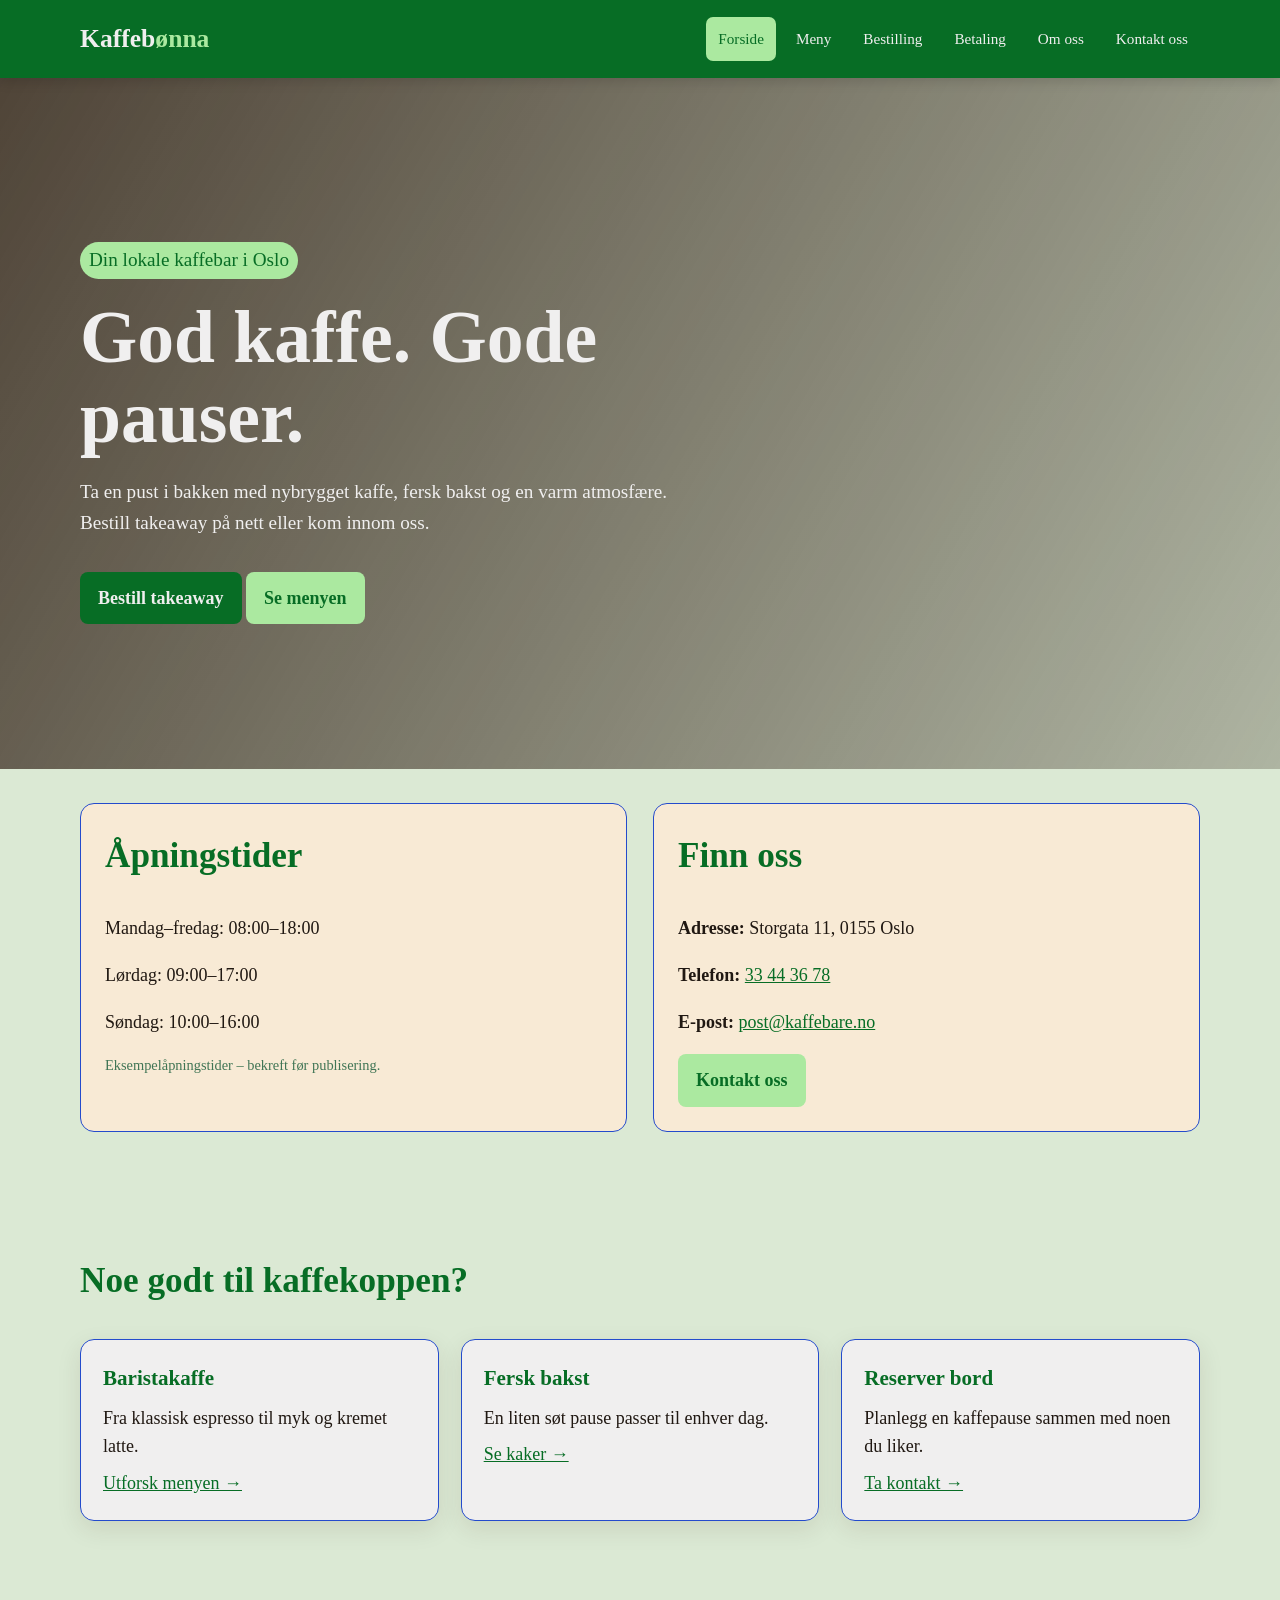
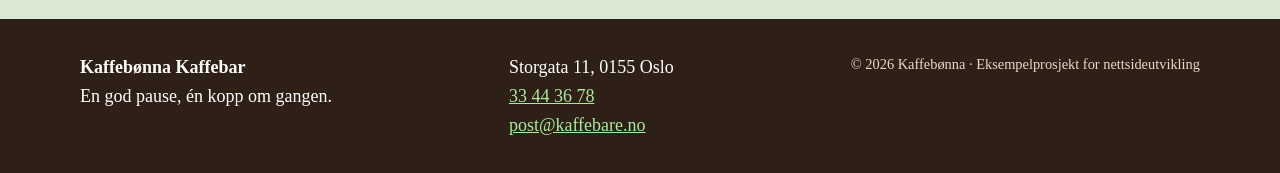
<file: index.html>
<!DOCTYPE html>
<html lang="no">
<head>
  <meta charset="UTF-8">
  <meta name="viewport" content="width=device-width, initial-scale=1.0">
  <meta name="description" content="Kaffebønna Kaffebar i Oslo – kaffe, bakst og hyggelige pauser.">
  <title>Forside | Kaffebønna</title>
  <link rel="stylesheet" href="style.css">
</head>
<body>
<header class="site-header">
  <div class="container header-inner">
    <a class="logo" href="index.html">Kaffeb<span>ønna</span></a>
    <nav aria-label="Hovedmeny">
      <a href="index.html" aria-current="page">Forside</a>
<a href="meny.html">Meny</a>
<a href="bestilling.html">Bestilling</a>
<a href="betaling.html">Betaling</a>
<a href="om-oss.html">Om oss</a>
<a href="kontakt.html">Kontakt oss</a>
    </nav>
  </div>
</header>
<main>

<section class="hero">
  <div class="container">
    <p class="tag">Din lokale kaffebar i Oslo</p>
    <h1>God kaffe. Gode pauser.</h1>
    <p>Ta en pust i bakken med nybrygget kaffe, fersk bakst og en varm atmosfære. Bestill takeaway på nett eller kom innom oss.</p>
    <a class="button" href="bestilling.html">Bestill takeaway</a>
    <a class="button secondary" href="meny.html">Se menyen</a>
  </div>
</section>
<section class="section">
  <div class="container two-col">
    <div class="info-panel">
      <h2>Åpningstider</h2>
      <p>Mandag–fredag: 08:00–18:00</p>
      <p>Lørdag: 09:00–17:00</p>
      <p>Søndag: 10:00–16:00</p>
      <p class="small">Eksempelåpningstider – bekreft før publisering.</p>
    </div>
    <div class="info-panel">
      <h2>Finn oss</h2>
      <p><strong>Adresse:</strong> Storgata 11, 0155 Oslo</p>
      <p><strong>Telefon:</strong> <a href="tel:+4733443678">33 44 36 78</a></p>
      <p><strong>E-post:</strong> <a href="mailto:post@kaffebare.no">post@kaffebare.no</a></p>
      <a class="button secondary" href="kontakt.html">Kontakt oss</a>
    </div>
  </div>
</section>
<section class="section">
  <div class="container">
    <h2>Noe godt til kaffekoppen?</h2>
    <div class="grid">
      <article class="card"><div class="card-content"><h3>Baristakaffe</h3><p>Fra klassisk espresso til myk og kremet latte.</p><a href="meny.html">Utforsk menyen →</a></div></article>
      <article class="card"><div class="card-content"><h3>Fersk bakst</h3><p>En liten søt pause passer til enhver dag.</p><a href="meny.html#kaker">Se kaker →</a></div></article>
      <article class="card"><div class="card-content"><h3>Reserver bord</h3><p>Planlegg en kaffepause sammen med noen du liker.</p><a href="kontakt.html#reservasjon">Ta kontakt →</a></div></article>
    </div>
  </div>
</section>

</main>
<footer class="site-footer">
  <div class="container footer-inner">
    <div><strong>Kaffebønna Kaffebar</strong><br>En god pause, én kopp om gangen.</div>
    <div>Storgata 11, 0155 Oslo<br><a href="tel:+4733443678">33 44 36 78</a><br><a href="mailto:post@kaffebare.no">post@kaffebare.no</a></div>
    <div class="small">© 2026 Kaffebønna · Eksempelprosjekt for nettsideutvikling</div>
  </div>
</footer>

</body>
</html>
</file>
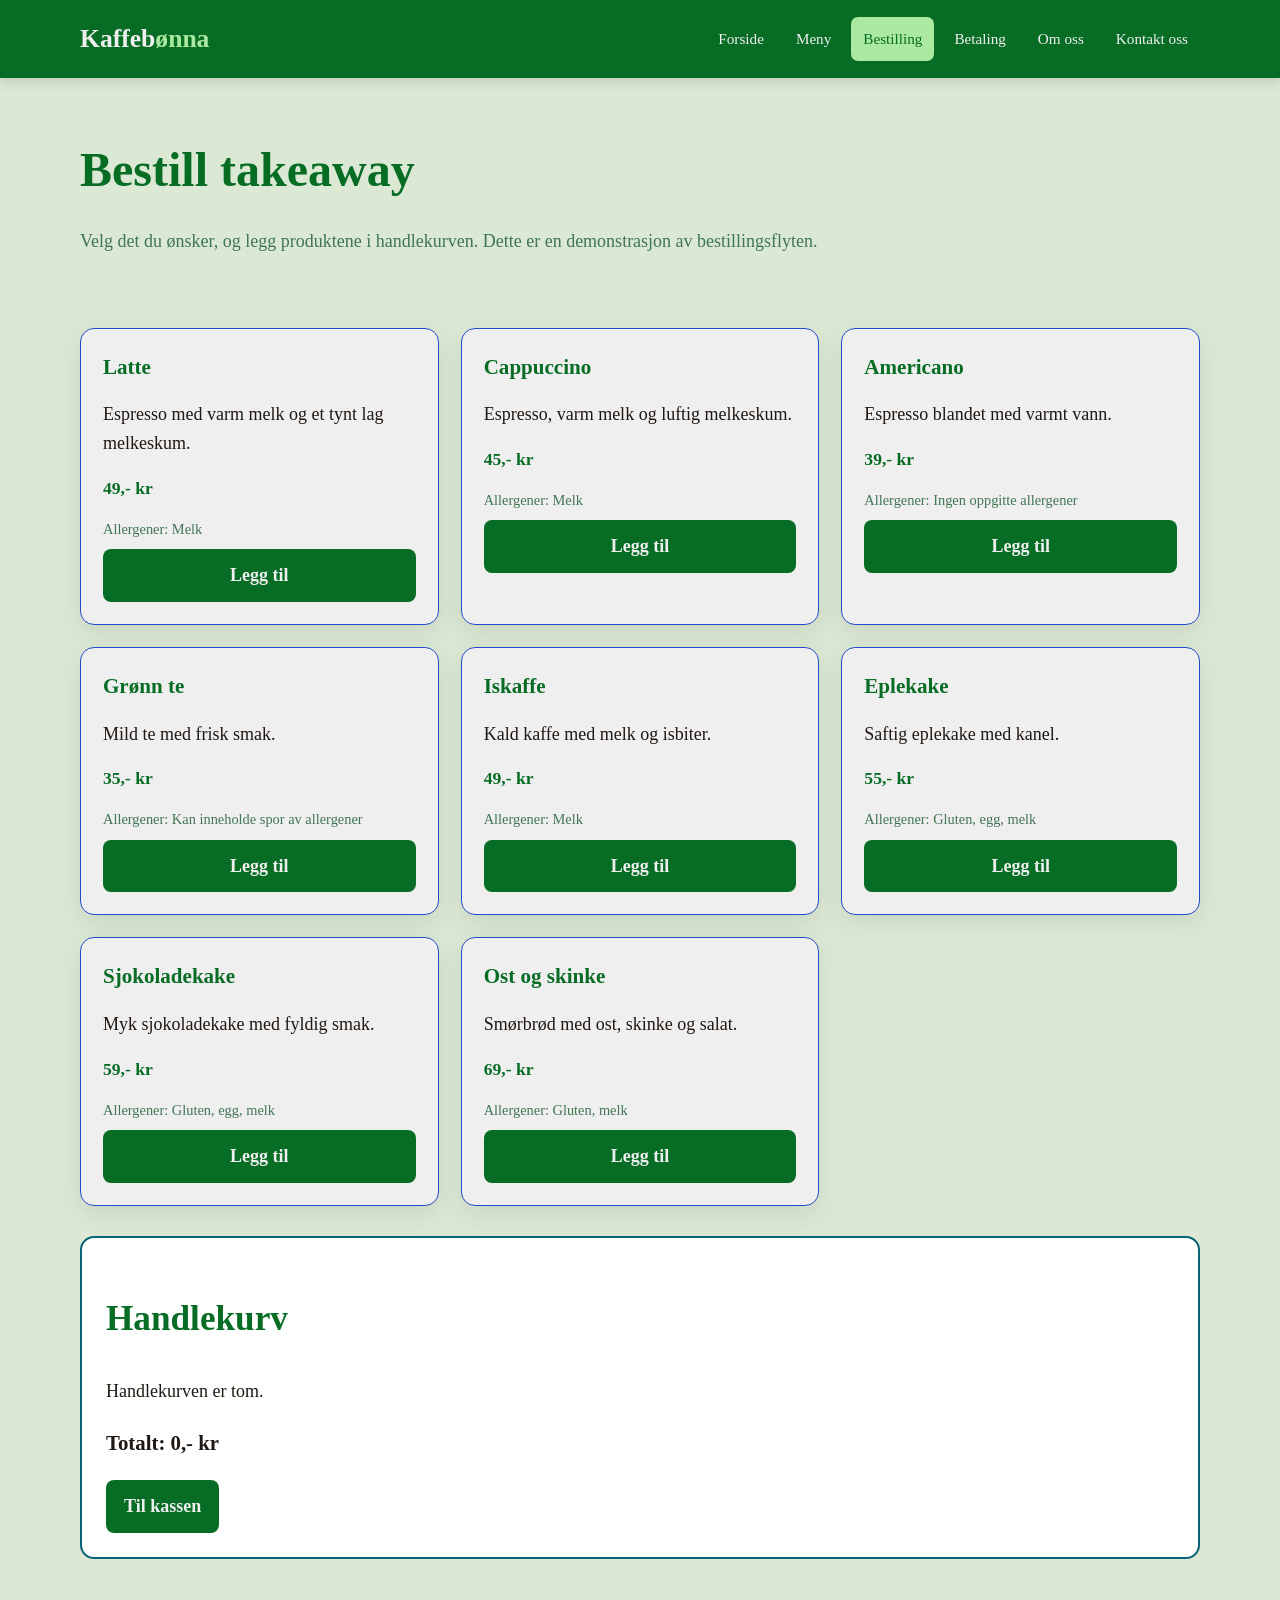
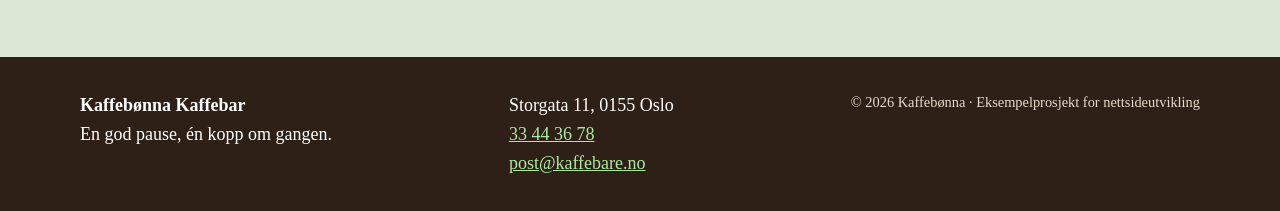
<file: bestilling.html>
<!DOCTYPE html>
<html lang="no">
<head>
  <meta charset="UTF-8">
  <meta name="viewport" content="width=device-width, initial-scale=1.0">
  <meta name="description" content="Kaffebønna Kaffebar i Oslo – kaffe, bakst og hyggelige pauser.">
  <title>Bestilling | Kaffebønna</title>
  <link rel="stylesheet" href="style.css">
</head>
<body>
<header class="site-header">
  <div class="container header-inner">
    <a class="logo" href="index.html">Kaffeb<span>ønna</span></a>
    <nav aria-label="Hovedmeny">
      <a href="index.html">Forside</a>
<a href="meny.html">Meny</a>
<a href="bestilling.html" aria-current="page">Bestilling</a>
<a href="betaling.html">Betaling</a>
<a href="om-oss.html">Om oss</a>
<a href="kontakt.html">Kontakt oss</a>
    </nav>
  </div>
</header>
<main>

<section class="container page-intro"><h1>Bestill takeaway</h1><p>Velg det du ønsker, og legg produktene i handlekurven. Dette er en demonstrasjon av bestillingsflyten.</p></section>
<section class="section"><div class="container"><div class="grid"><article class="card product-card"><div class="card-content"><h3>Latte</h3><p>Espresso med varm melk og et tynt lag melkeskum.</p><p class="price">49,- kr</p><p class="small">Allergener: Melk</p><button type="button" class="add-item" data-name="Latte" data-price="49">Legg til</button></div></article><article class="card product-card"><div class="card-content"><h3>Cappuccino</h3><p>Espresso, varm melk og luftig melkeskum.</p><p class="price">45,- kr</p><p class="small">Allergener: Melk</p><button type="button" class="add-item" data-name="Cappuccino" data-price="45">Legg til</button></div></article><article class="card product-card"><div class="card-content"><h3>Americano</h3><p>Espresso blandet med varmt vann.</p><p class="price">39,- kr</p><p class="small">Allergener: Ingen oppgitte allergener</p><button type="button" class="add-item" data-name="Americano" data-price="39">Legg til</button></div></article><article class="card product-card"><div class="card-content"><h3>Grønn te</h3><p>Mild te med frisk smak.</p><p class="price">35,- kr</p><p class="small">Allergener: Kan inneholde spor av allergener</p><button type="button" class="add-item" data-name="Grønn te" data-price="35">Legg til</button></div></article><article class="card product-card"><div class="card-content"><h3>Iskaffe</h3><p>Kald kaffe med melk og isbiter.</p><p class="price">49,- kr</p><p class="small">Allergener: Melk</p><button type="button" class="add-item" data-name="Iskaffe" data-price="49">Legg til</button></div></article><article class="card product-card"><div class="card-content"><h3>Eplekake</h3><p>Saftig eplekake med kanel.</p><p class="price">55,- kr</p><p class="small">Allergener: Gluten, egg, melk</p><button type="button" class="add-item" data-name="Eplekake" data-price="55">Legg til</button></div></article><article class="card product-card"><div class="card-content"><h3>Sjokoladekake</h3><p>Myk sjokoladekake med fyldig smak.</p><p class="price">59,- kr</p><p class="small">Allergener: Gluten, egg, melk</p><button type="button" class="add-item" data-name="Sjokoladekake" data-price="59">Legg til</button></div></article><article class="card product-card"><div class="card-content"><h3>Ost og skinke</h3><p>Smørbrød med ost, skinke og salat.</p><p class="price">69,- kr</p><p class="small">Allergener: Gluten, melk</p><button type="button" class="add-item" data-name="Ost og skinke" data-price="69">Legg til</button></div></article></div>
<div class="cart"><h2>Handlekurv</h2><p id="cart-message" aria-live="polite">Handlekurven er tom.</p><ul id="cart-items"></ul><p class="cart-total">Totalt: <span id="cart-total">0,- kr</span></p><button id="checkout" type="button">Til kassen</button></div>
</div></section>

</main>
<footer class="site-footer">
  <div class="container footer-inner">
    <div><strong>Kaffebønna Kaffebar</strong><br>En god pause, én kopp om gangen.</div>
    <div>Storgata 11, 0155 Oslo<br><a href="tel:+4733443678">33 44 36 78</a><br><a href="mailto:post@kaffebare.no">post@kaffebare.no</a></div>
    <div class="small">© 2026 Kaffebønna · Eksempelprosjekt for nettsideutvikling</div>
  </div>
</footer>
<script>
const cart = [];
const cartList = document.getElementById("cart-items");
const totalEl = document.getElementById("cart-total");
const message = document.getElementById("cart-message");
function renderCart() {
  cartList.innerHTML = "";
  let total = 0;
  cart.forEach((item, index) => {
    total += item.price;
    const li = document.createElement("li");
    li.textContent = `${item.name} – ${item.price},- kr `;
    const remove = document.createElement("button");
    remove.type = "button"; remove.textContent = "Fjern";
    remove.className = "button secondary"; remove.style.marginLeft = "8px";
    remove.addEventListener("click", () => { cart.splice(index, 1); renderCart(); });
    li.appendChild(remove); cartList.appendChild(li);
  });
  totalEl.textContent = `${total},- kr`;
  message.textContent = cart.length ? `${cart.length} produkt(er) i handlekurven.` : "Handlekurven er tom.";
  sessionStorage.setItem("kaffeboennaCart", JSON.stringify(cart));
}
document.querySelectorAll(".add-item").forEach(button => {
  button.addEventListener("click", () => {
    cart.push({name: button.dataset.name, price: Number(button.dataset.price)});
    renderCart();
  });
});
document.getElementById("checkout").addEventListener("click", () => {
  if (!cart.length) { message.textContent = "Legg til minst ett produkt før du går til kassen."; return; }
  window.location.href = "betaling.html";
});
renderCart();
</script>
</body>
</html>
</file>
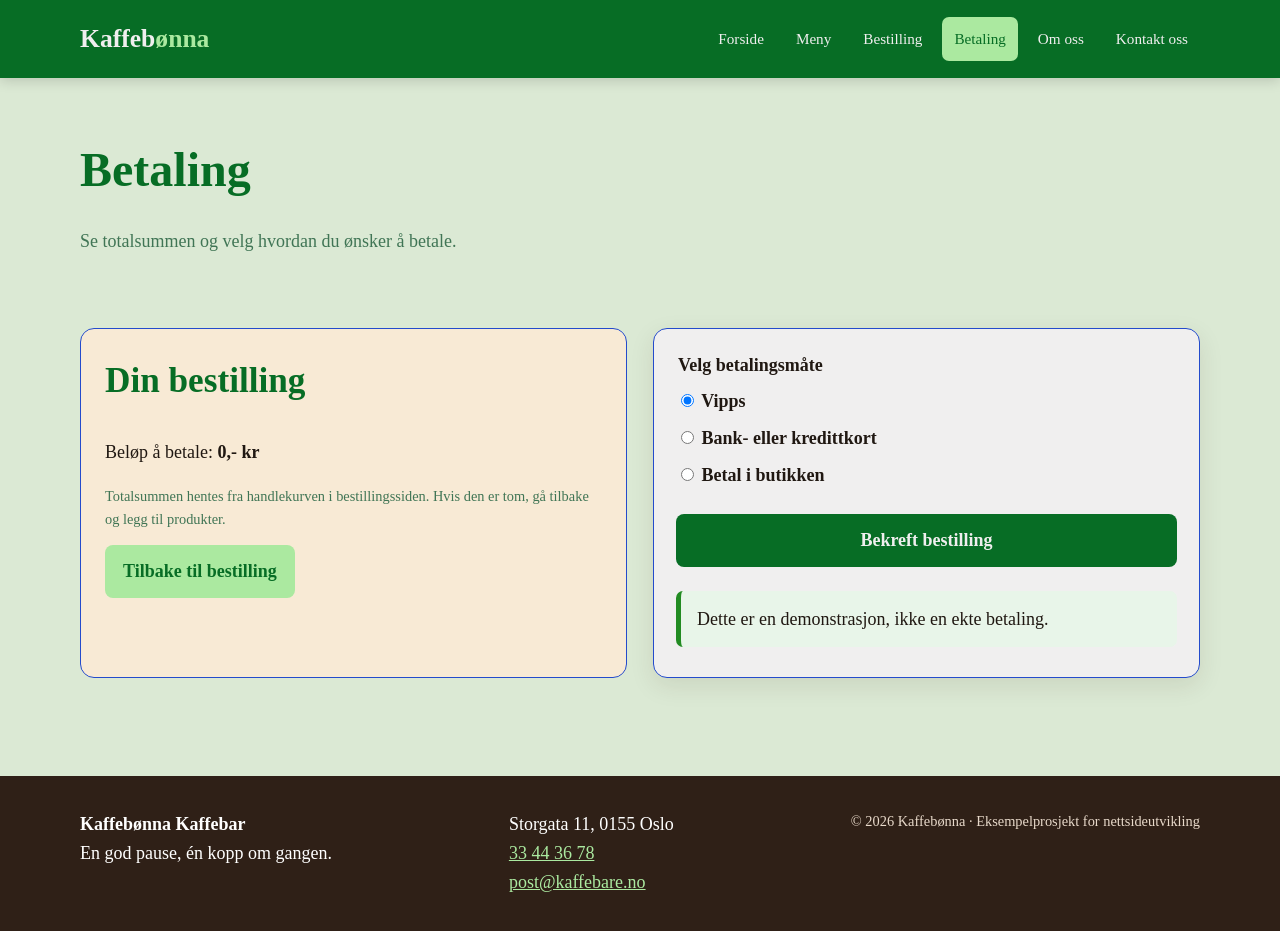
<file: betaling.html>
<!DOCTYPE html>
<html lang="no">
<head>
  <meta charset="UTF-8">
  <meta name="viewport" content="width=device-width, initial-scale=1.0">
  <meta name="description" content="Kaffebønna Kaffebar i Oslo – kaffe, bakst og hyggelige pauser.">
  <title>Betaling | Kaffebønna</title>
  <link rel="stylesheet" href="style.css">
</head>
<body>
<header class="site-header">
  <div class="container header-inner">
    <a class="logo" href="index.html">Kaffeb<span>ønna</span></a>
    <nav aria-label="Hovedmeny">
      <a href="index.html">Forside</a>
<a href="meny.html">Meny</a>
<a href="bestilling.html">Bestilling</a>
<a href="betaling.html" aria-current="page">Betaling</a>
<a href="om-oss.html">Om oss</a>
<a href="kontakt.html">Kontakt oss</a>
    </nav>
  </div>
</header>
<main>

<section class="container page-intro"><h1>Betaling</h1><p>Se totalsummen og velg hvordan du ønsker å betale.</p></section>
<section class="section"><div class="container two-col">
  <div class="info-panel"><h2>Din bestilling</h2><p>Beløp å betale: <strong id="payment-total">0,- kr</strong></p><p class="small">Totalsummen hentes fra handlekurven i bestillingssiden. Hvis den er tom, gå tilbake og legg til produkter.</p><a class="button secondary" href="bestilling.html">Tilbake til bestilling</a></div>
  <div class="card"><div class="card-content">
    <form id="payment-form">
      <fieldset style="border:0;padding:0;margin:0"><legend><strong>Velg betalingsmåte</strong></legend>
        <p><label><input type="radio" name="payment" value="vipps" checked style="width:auto" /> Vipps</label></p>
        <p><label><input type="radio" name="payment" id="card" value="card" style="width:auto" /> Bank- eller kredittkort</label></p>
        <p><label><input type="radio" name="payment" value="store" style="width:auto" /> Betal i butikken</label></p>
      </fieldset>
      <div id="card-fields" hidden>
        <p class="small">Demofelt – ikke skriv inn ekte kortinformasjon.</p>
        <div><label for="card-number">Kortnummer</label><input id="card-number" inputmode="numeric" autocomplete="off" placeholder="0000 0000 0000 0000" /></div>
        <div class="form-grid"><div><label for="expiry">Utløpsdato</label><input id="expiry" placeholder="MM/ÅÅ" autocomplete="off" /></div><div><label for="cvv">CVC</label><input id="cvv" inputmode="numeric" placeholder="123" autocomplete="off" /></div></div>
      </div>
      <button type="submit">Bekreft bestilling</button>
      <p id="payment-message" class="notice" aria-live="polite">Dette er en demonstrasjon, ikke en ekte betaling.</p>
    </form>
  </div></div>
</div></section>

</main>
<footer class="site-footer">
  <div class="container footer-inner">
    <div><strong>Kaffebønna Kaffebar</strong><br>En god pause, én kopp om gangen.</div>
    <div>Storgata 11, 0155 Oslo<br><a href="tel:+4733443678">33 44 36 78</a><br><a href="mailto:post@kaffebare.no">post@kaffebare.no</a></div>
    <div class="small">© 2026 Kaffebønna · Eksempelprosjekt for nettsideutvikling</div>
  </div>
</footer>
<script>
const stored = JSON.parse(sessionStorage.getItem("kaffeboennaCart") || "[]");
const total = stored.reduce((sum, item) => sum + Number(item.price), 0);
document.getElementById("payment-total").textContent = `${total},- kr`;
const methods = document.querySelectorAll('input[name="payment"]');
const cardFields = document.getElementById("card-fields");
function toggleCardFields() { cardFields.hidden = !document.getElementById("card").checked; }
methods.forEach(m => m.addEventListener("change", toggleCardFields));
document.getElementById("payment-form").addEventListener("submit", event => {
  event.preventDefault();
  document.getElementById("payment-message").textContent =
    "Dette er en demo. Ingen betaling er gjennomført. En ekte løsning må kobles til en sikker betalingsleverandør.";
});
toggleCardFields();
</script>
</body>
</html>
</file>
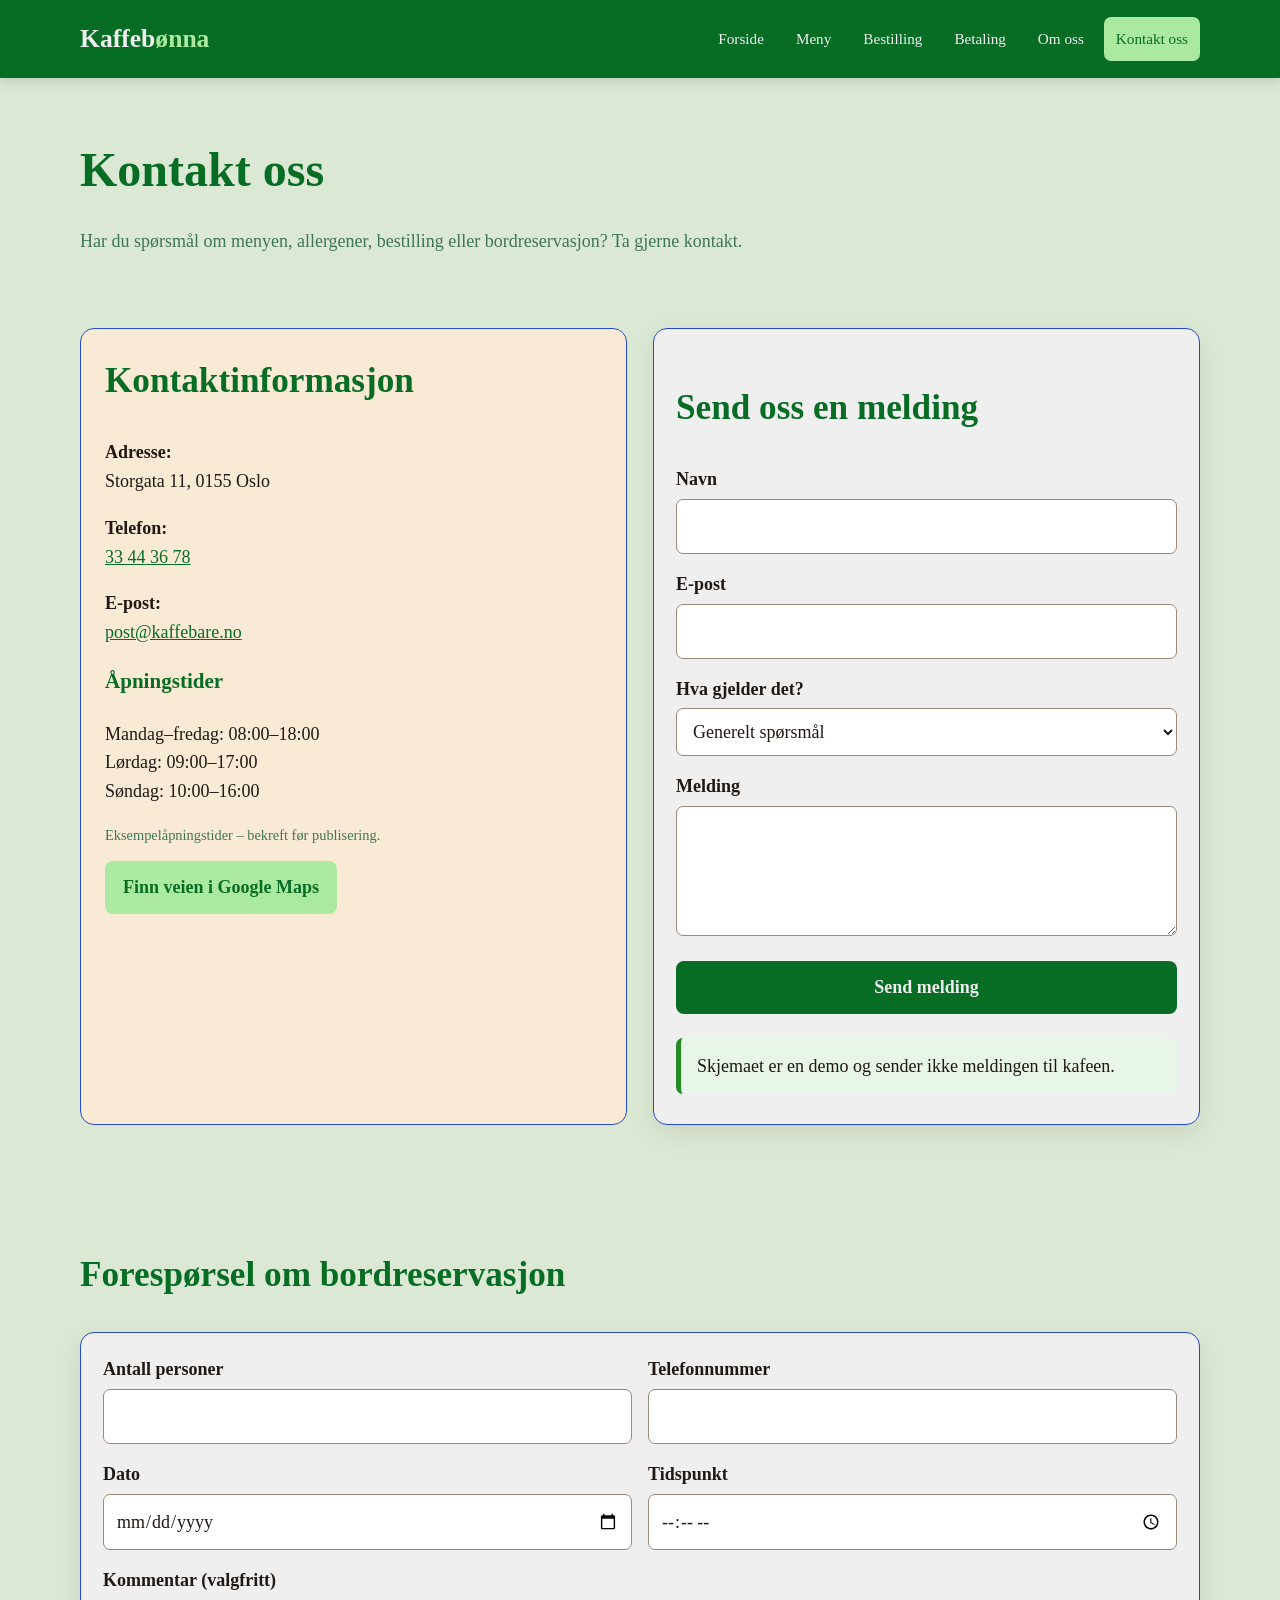
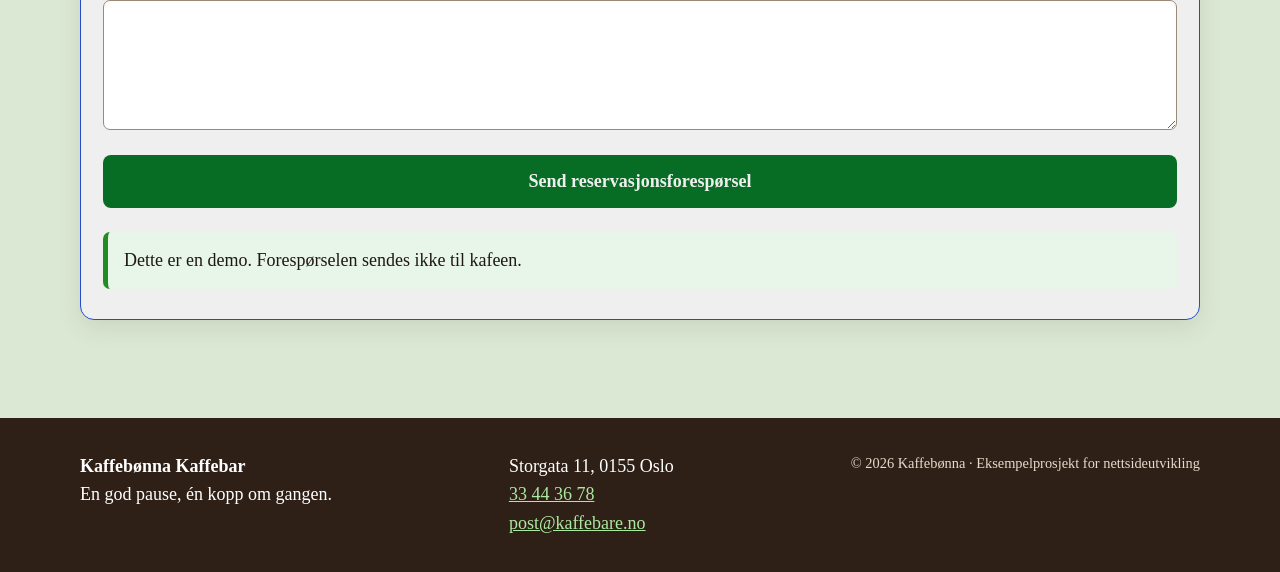
<file: kontakt.html>
<!DOCTYPE html>
<html lang="no">
<head>
  <meta charset="UTF-8">
  <meta name="viewport" content="width=device-width, initial-scale=1.0">
  <meta name="description" content="Kaffebønna Kaffebar i Oslo – kaffe, bakst og hyggelige pauser.">
  <title>Kontakt oss | Kaffebønna</title>
  <link rel="stylesheet" href="style.css">
</head>
<body>
<header class="site-header">
  <div class="container header-inner">
    <a class="logo" href="index.html">Kaffeb<span>ønna</span></a>
    <nav aria-label="Hovedmeny">
      <a href="index.html">Forside</a>
<a href="meny.html">Meny</a>
<a href="bestilling.html">Bestilling</a>
<a href="betaling.html">Betaling</a>
<a href="om-oss.html">Om oss</a>
<a href="kontakt.html" aria-current="page">Kontakt oss</a>
    </nav>
  </div>
</header>
<main>

<section class="container page-intro"><h1>Kontakt oss</h1><p>Har du spørsmål om menyen, allergener, bestilling eller bordreservasjon? Ta gjerne kontakt.</p></section>
<section class="section"><div class="container two-col">
  <div class="info-panel">
    <h2>Kontaktinformasjon</h2>
    <p><strong>Adresse:</strong><br>Storgata 11, 0155 Oslo</p>
    <p><strong>Telefon:</strong><br><a href="tel:+4733443678">33 44 36 78</a></p>
    <p><strong>E-post:</strong><br><a href="mailto:post@kaffebare.no">post@kaffebare.no</a></p>
    <h3>Åpningstider</h3><p>Mandag–fredag: 08:00–18:00<br>Lørdag: 09:00–17:00<br>Søndag: 10:00–16:00</p>
    <p class="small">Eksempelåpningstider – bekreft før publisering.</p>
    <a class="button secondary" href="https://www.google.com/maps/search/?api=1&query=Storgata+11+0155+Oslo" target="_blank" rel="noopener">Finn veien i Google Maps</a>
  </div>
  <div class="card"><div class="card-content">
    <h2>Send oss en melding</h2>
    <form id="contact-form">
      <div><label for="name">Navn</label><input id="name" name="name" required autocomplete="name"></div>
      <div><label for="email">E-post</label><input id="email" name="email" type="email" required autocomplete="email"></div>
      <div><label for="subject">Hva gjelder det?</label><select id="subject" name="subject"><option>Generelt spørsmål</option><option>Bestilling</option><option>Allergener og meny</option><option>Bordreservasjon</option></select></div>
      <div><label for="message">Melding</label><textarea id="message" name="message" required></textarea></div>
      <button type="submit">Send melding</button>
      <p id="contact-message" class="notice" aria-live="polite">Skjemaet er en demo og sender ikke meldingen til kafeen.</p>
    </form>
  </div></div>
</div></section>
<section class="section" id="reservasjon"><div class="container"><h2>Forespørsel om bordreservasjon</h2><div class="card"><div class="card-content">
<form id="reservation-form">
  <div class="form-grid">
    <div><label for="people">Antall personer</label><input id="people" type="number" min="1" max="20" required></div>
    <div><label for="phone">Telefonnummer</label><input id="phone" type="tel" required autocomplete="tel"></div>
    <div><label for="date">Dato</label><input id="date" type="date" required></div>
    <div><label for="time">Tidspunkt</label><input id="time" type="time" required></div>
    <div class="field-full"><label for="comment">Kommentar (valgfritt)</label><textarea id="comment"></textarea></div>
  </div>
  <button type="submit">Send reservasjonsforespørsel</button>
  <p id="reservation-message" class="notice" aria-live="polite">Dette er en demo. Forespørselen sendes ikke til kafeen.</p>
</form>
</div></div></div></section>
<script>
document.getElementById("contact-form").addEventListener("submit", event => {
  event.preventDefault();
  document.getElementById("contact-message").textContent = "Takk! Dette er en demo, og meldingen er ikke sendt.";
});
document.getElementById("reservation-form").addEventListener("submit", event => {
  event.preventDefault();
  document.getElementById("reservation-message").textContent = "Takk! Dette er en demo, og reservasjonen er ikke sendt.";
});
</script>

</main>
<footer class="site-footer">
  <div class="container footer-inner">
    <div><strong>Kaffebønna Kaffebar</strong><br>En god pause, én kopp om gangen.</div>
    <div>Storgata 11, 0155 Oslo<br><a href="tel:+4733443678">33 44 36 78</a><br><a href="mailto:post@kaffebare.no">post@kaffebare.no</a></div>
    <div class="small">© 2026 Kaffebønna · Eksempelprosjekt for nettsideutvikling</div>
  </div>
</footer>

</body>
</html>
</file>
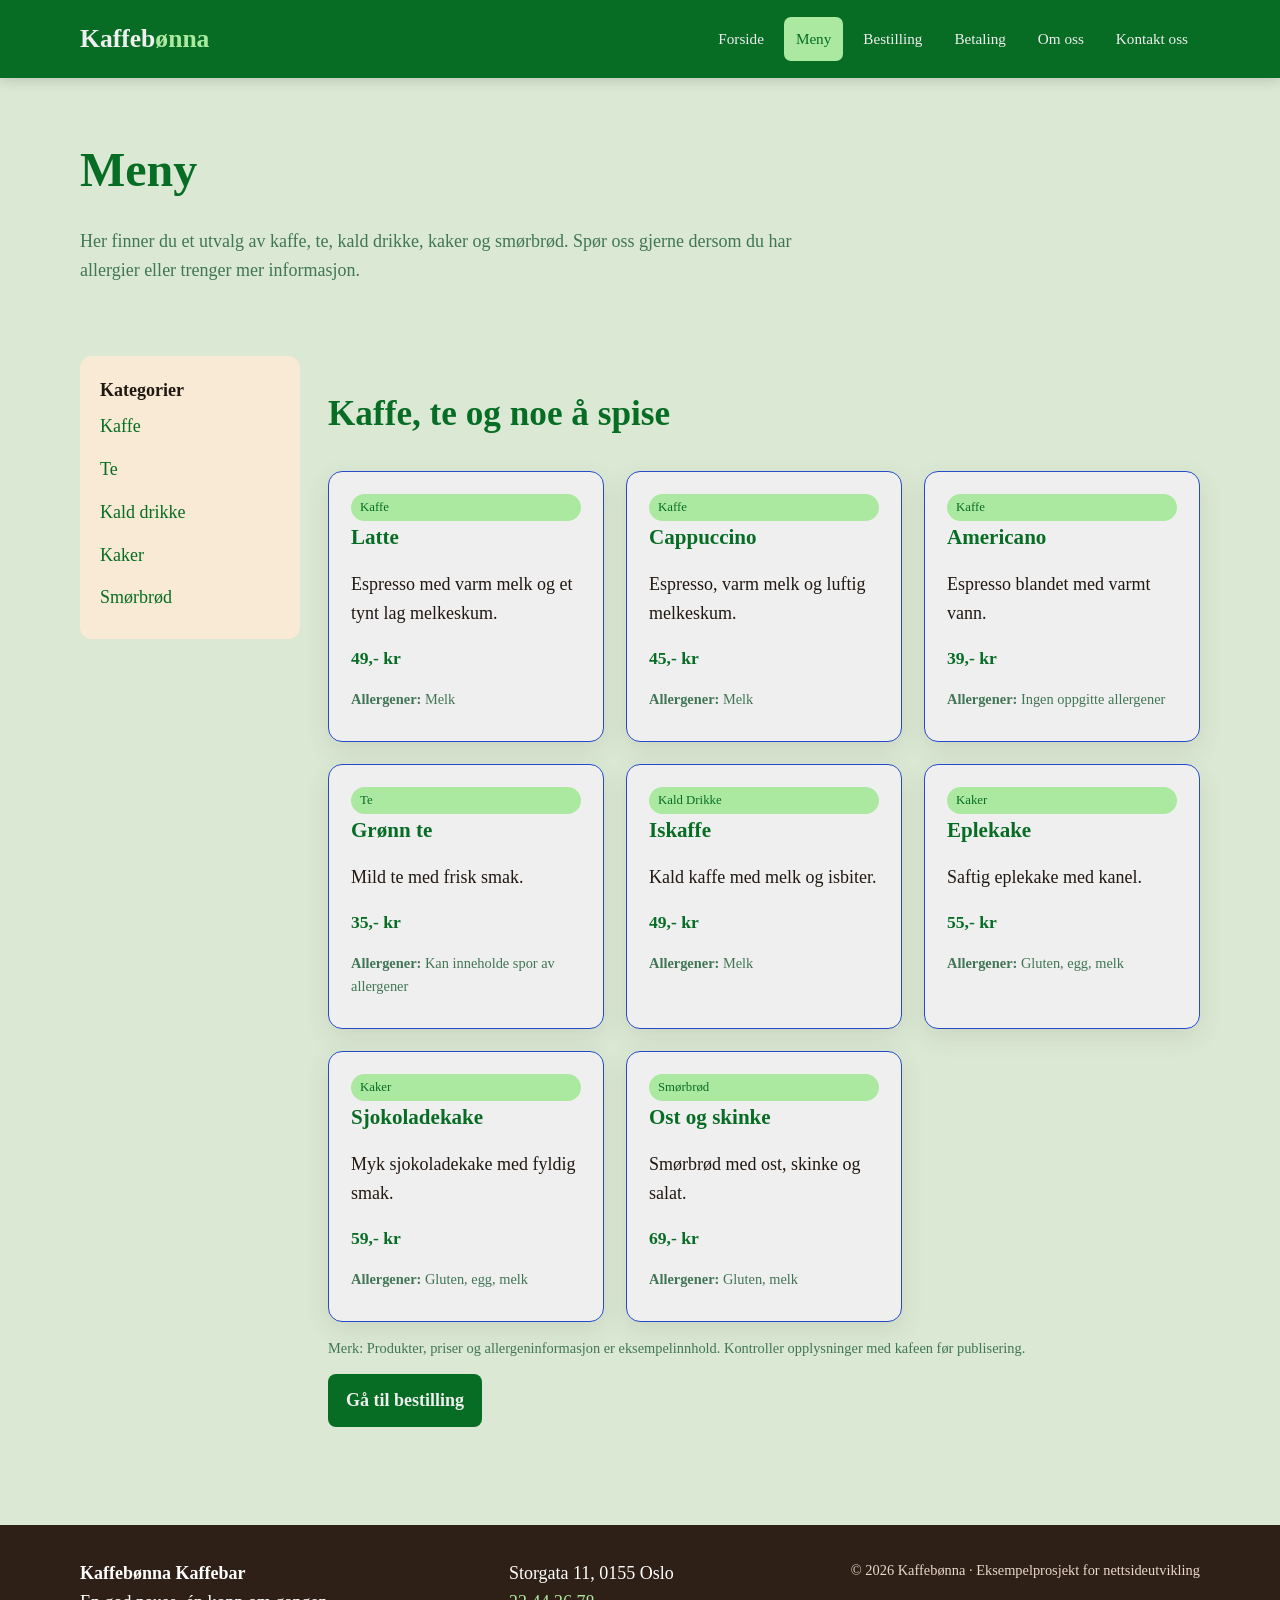
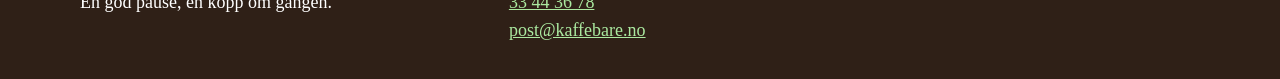
<file: meny.html>
<!DOCTYPE html>
<html lang="no">
<head>
  <meta charset="UTF-8">
  <meta name="viewport" content="width=device-width, initial-scale=1.0">
  <meta name="description" content="Kaffebønna Kaffebar i Oslo – kaffe, bakst og hyggelige pauser.">
  <title>Meny | Kaffebønna</title>
  <link rel="stylesheet" href="style.css">
</head>
<body>
<header class="site-header">
  <div class="container header-inner">
    <a class="logo" href="index.html">Kaffeb<span>ønna</span></a>
    <nav aria-label="Hovedmeny">
      <a href="index.html">Forside</a>
<a href="meny.html" aria-current="page">Meny</a>
<a href="bestilling.html">Bestilling</a>
<a href="betaling.html">Betaling</a>
<a href="om-oss.html">Om oss</a>
<a href="kontakt.html">Kontakt oss</a>
    </nav>
  </div>
</header>
<main>

<section class="container page-intro"><h1>Meny</h1><p>Her finner du et utvalg av kaffe, te, kald drikke, kaker og smørbrød. Spør oss gjerne dersom du har allergier eller trenger mer informasjon.</p></section>
<section class="section"><div class="container menu-layout">
  <aside class="sidebar" aria-label="Menyens kategorier"><strong>Kategorier</strong><a href="#kaffe">Kaffe</a><a href="#te">Te</a><a href="#kald-drikke">Kald drikke</a><a href="#kaker">Kaker</a><a href="#smørbrød">Smørbrød</a></aside>
  <div><h2 id="kaffe">Kaffe, te og noe å spise</h2><div class="grid"><article class="card product-card" id="latte"><div class="card-content"><span class="tag">Kaffe</span><h3>Latte</h3><p>Espresso med varm melk og et tynt lag melkeskum.</p><p class="price">49,- kr</p><p class="small"><strong>Allergener:</strong> Melk</p></div></article><article class="card product-card" id="cappuccino"><div class="card-content"><span class="tag">Kaffe</span><h3>Cappuccino</h3><p>Espresso, varm melk og luftig melkeskum.</p><p class="price">45,- kr</p><p class="small"><strong>Allergener:</strong> Melk</p></div></article><article class="card product-card" id="americano"><div class="card-content"><span class="tag">Kaffe</span><h3>Americano</h3><p>Espresso blandet med varmt vann.</p><p class="price">39,- kr</p><p class="small"><strong>Allergener:</strong> Ingen oppgitte allergener</p></div></article><article class="card product-card" id="grønn-te"><div class="card-content"><span class="tag">Te</span><h3>Grønn te</h3><p>Mild te med frisk smak.</p><p class="price">35,- kr</p><p class="small"><strong>Allergener:</strong> Kan inneholde spor av allergener</p></div></article><article class="card product-card" id="iskaffe"><div class="card-content"><span class="tag">Kald Drikke</span><h3>Iskaffe</h3><p>Kald kaffe med melk og isbiter.</p><p class="price">49,- kr</p><p class="small"><strong>Allergener:</strong> Melk</p></div></article><article class="card product-card" id="eplekake"><div class="card-content"><span class="tag">Kaker</span><h3>Eplekake</h3><p>Saftig eplekake med kanel.</p><p class="price">55,- kr</p><p class="small"><strong>Allergener:</strong> Gluten, egg, melk</p></div></article><article class="card product-card" id="sjokoladekake"><div class="card-content"><span class="tag">Kaker</span><h3>Sjokoladekake</h3><p>Myk sjokoladekake med fyldig smak.</p><p class="price">59,- kr</p><p class="small"><strong>Allergener:</strong> Gluten, egg, melk</p></div></article><article class="card product-card" id="ost-og-skinke"><div class="card-content"><span class="tag">Smørbrød</span><h3>Ost og skinke</h3><p>Smørbrød med ost, skinke og salat.</p><p class="price">69,- kr</p><p class="small"><strong>Allergener:</strong> Gluten, melk</p></div></article></div><p class="small">Merk: Produkter, priser og allergeninformasjon er eksempelinnhold. Kontroller opplysninger med kafeen før publisering.</p><a class="button" href="bestilling.html">Gå til bestilling</a></div>
</div></section>

</main>
<footer class="site-footer">
  <div class="container footer-inner">
    <div><strong>Kaffebønna Kaffebar</strong><br>En god pause, én kopp om gangen.</div>
    <div>Storgata 11, 0155 Oslo<br><a href="tel:+4733443678">33 44 36 78</a><br><a href="mailto:post@kaffebare.no">post@kaffebare.no</a></div>
    <div class="small">© 2026 Kaffebønna · Eksempelprosjekt for nettsideutvikling</div>
  </div>
</footer>

</body>
</html>
</file>
<file: style.css>
:root {
  --brown-dark: #076d25;
  --brown: #086278;
  --chocolate: #31e6e9;
  --wheat: #abe9a0;
  --cream: #dbe9d4;
  --green: #228B22;
  --text: #201812;
  --muted: #407555;
  --white: #f0efef;
  --border: #244bcc;
  --shadow: 0 8px 24px rgba(60, 35, 18, .10);
}
* { box-sizing: border-box; }
html { scroll-behavior: smooth; }
body {
  margin: 0;
  background: var(--cream);
  color: var(--text);
  font-family: Georgia, "Times New Roman", serif;
  font-size: 18px;
  line-height: 1.6;
}
a { color: var(--brown-dark); }
a:focus-visible, button:focus-visible, input:focus-visible,
select:focus-visible, textarea:focus-visible {
  outline: 3px solid var(--chocolate);
  outline-offset: 3px;
}
img { max-width: 100%; display: block; }
.container { width: min(1120px, 92%); margin: 0 auto; }
.site-header {
  background: var(--brown-dark);
  color: var(--white);
  position: sticky;
  top: 0;
  z-index: 10;
  box-shadow: 0 3px 12px rgba(0,0,0,.15);
}
.header-inner {
  min-height: 78px;
  display: flex;
  align-items: center;
  justify-content: space-between;
  gap: 24px;
}
.logo { color: var(--white); text-decoration: none; font-size: 1.6rem; font-weight: bold; }
.logo span { color: var(--wheat); }
nav { display: flex; flex-wrap: wrap; gap: 8px; }
nav a {
  color: var(--white); text-decoration: none; padding: 10px 12px;
  border-radius: 7px; font-size: .95rem;
}
nav a:hover, nav a[aria-current="page"] { background: var(--wheat); color: var(--brown-dark); }
main { min-height: 65vh; }
.hero {
  background: linear-gradient(120deg, rgba(40,22,12,.78), rgba(40,22,12,.25)),
    url("https://images.unsplash.com/photo-1445116572660-236099ec97a0?auto=format&fit=crop&w=1800&q=85") center/cover;
  color: var(--white);
  padding: clamp(72px, 12vw, 145px) 0;
}
.hero h1 { font-size: clamp(2.5rem, 6vw, 4.6rem); line-height: 1.08; max-width: 720px; margin: 0 0 20px; }
.hero p { max-width: 640px; font-size: 1.2rem; }
.hero .button { margin-top: 14px; }
.page-intro { padding: 54px 0 20px; }
.page-intro h1 { margin: 0 0 8px; font-size: clamp(2rem, 4vw, 3rem); color: var(--brown-dark); }
.page-intro p { max-width: 760px; color: var(--muted); }
.section { padding: 34px 0 58px; }
.section h2 { color: var(--brown-dark); font-size: clamp(1.6rem, 3vw, 2.2rem); }
.grid { display: grid; grid-template-columns: repeat(3, minmax(0, 1fr)); gap: 22px; }
.two-col { display: grid; grid-template-columns: repeat(2, minmax(0, 1fr)); gap: 26px; }
.card {
  background: var(--white); border: 1px solid var(--border); border-radius: 14px;
  overflow: hidden; box-shadow: var(--shadow);
}
.card-content { padding: 22px; }
.card h3 { margin: 0 0 8px; color: var(--brown-dark); }
.card p { margin: 8px 0; }
.price { color: var(--brown-dark); font-weight: bold; font-size: 1.1rem; }
.tag { display: inline-block; background: var(--wheat); color: var(--brown-dark); padding: 3px 9px; border-radius: 999px; font-size: .8rem; }
.button, button {
  display: inline-block; border: 0; border-radius: 8px; cursor: pointer;
  background: var(--brown-dark); color: var(--white); padding: 12px 18px;
  font: inherit; font-weight: bold; text-decoration: none;
}
.button:hover, button:hover { background: var(--brown); }
.button.secondary { background: var(--wheat); color: var(--brown-dark); }
.button.secondary:hover { background: #ebcd94; }
.info-panel { background: #f8ead5; padding: 24px; border-radius: 14px; border: 1px solid var(--border); }
.info-panel h2, .info-panel h3 { margin-top: 0; color: var(--brown-dark); }
form { display: grid; gap: 16px; }
label { display: block; font-weight: bold; margin-bottom: 5px; }
input, select, textarea {
  width: 100%; padding: 12px; border: 1px solid #9a8878; border-radius: 7px;
  background: white; color: var(--text); font: inherit;
}
textarea { min-height: 130px; resize: vertical; }
.form-grid { display: grid; grid-template-columns: repeat(2, minmax(0, 1fr)); gap: 16px; }
.field-full { grid-column: 1 / -1; }
.notice { padding: 14px 16px; background: #e8f5e9; border-left: 5px solid var(--green); border-radius: 7px; }
.cart { background: #fff; border: 2px solid var(--brown); border-radius: 14px; padding: 24px; margin-top: 30px; }
.cart ul { padding-left: 22px; }
.cart-total { font-size: 1.3rem; font-weight: bold; }
.menu-layout { display: grid; grid-template-columns: 220px 1fr; gap: 28px; }
.sidebar { align-self: start; position: sticky; top: 100px; background: #f8ead5; padding: 20px; border-radius: 12px; }
.sidebar a { display: block; padding: 7px 0; text-decoration: none; }
.product-card { display: flex; flex-direction: column; }
.product-card .card-content { flex: 1; display: flex; flex-direction: column; }
.product-card .button { margin-top: auto; align-self: flex-start; }
.faq details { background: #fff; border: 1px solid var(--border); border-radius: 9px; padding: 16px; margin: 10px 0; }
.faq summary { cursor: pointer; font-weight: bold; color: var(--brown-dark); }
.site-footer { background: #2f2017; color: #fff; margin-top: 40px; padding: 34px 0; }
.footer-inner { display: flex; justify-content: space-between; gap: 25px; flex-wrap: wrap; }
.site-footer a { color: var(--wheat); }
.small { font-size: .9rem; color: var(--muted); }
.site-footer .small { color: #e8d9ca; }
@media (max-width: 820px) {
  .header-inner { padding: 14px 0; align-items: flex-start; flex-direction: column; gap: 10px; }
  nav { gap: 3px; }
  nav a { padding: 8px 9px; }
  .grid { grid-template-columns: repeat(2, minmax(0, 1fr)); }
  .menu-layout { grid-template-columns: 1fr; }
  .sidebar { position: static; }
}
@media (max-width: 560px) {
  body { font-size: 17px; }
  .grid, .two-col, .form-grid { grid-template-columns: 1fr; }
  .field-full { grid-column: auto; }
  .hero { padding: 70px 0; }
  nav a { font-size: .88rem; }
}
</file>
